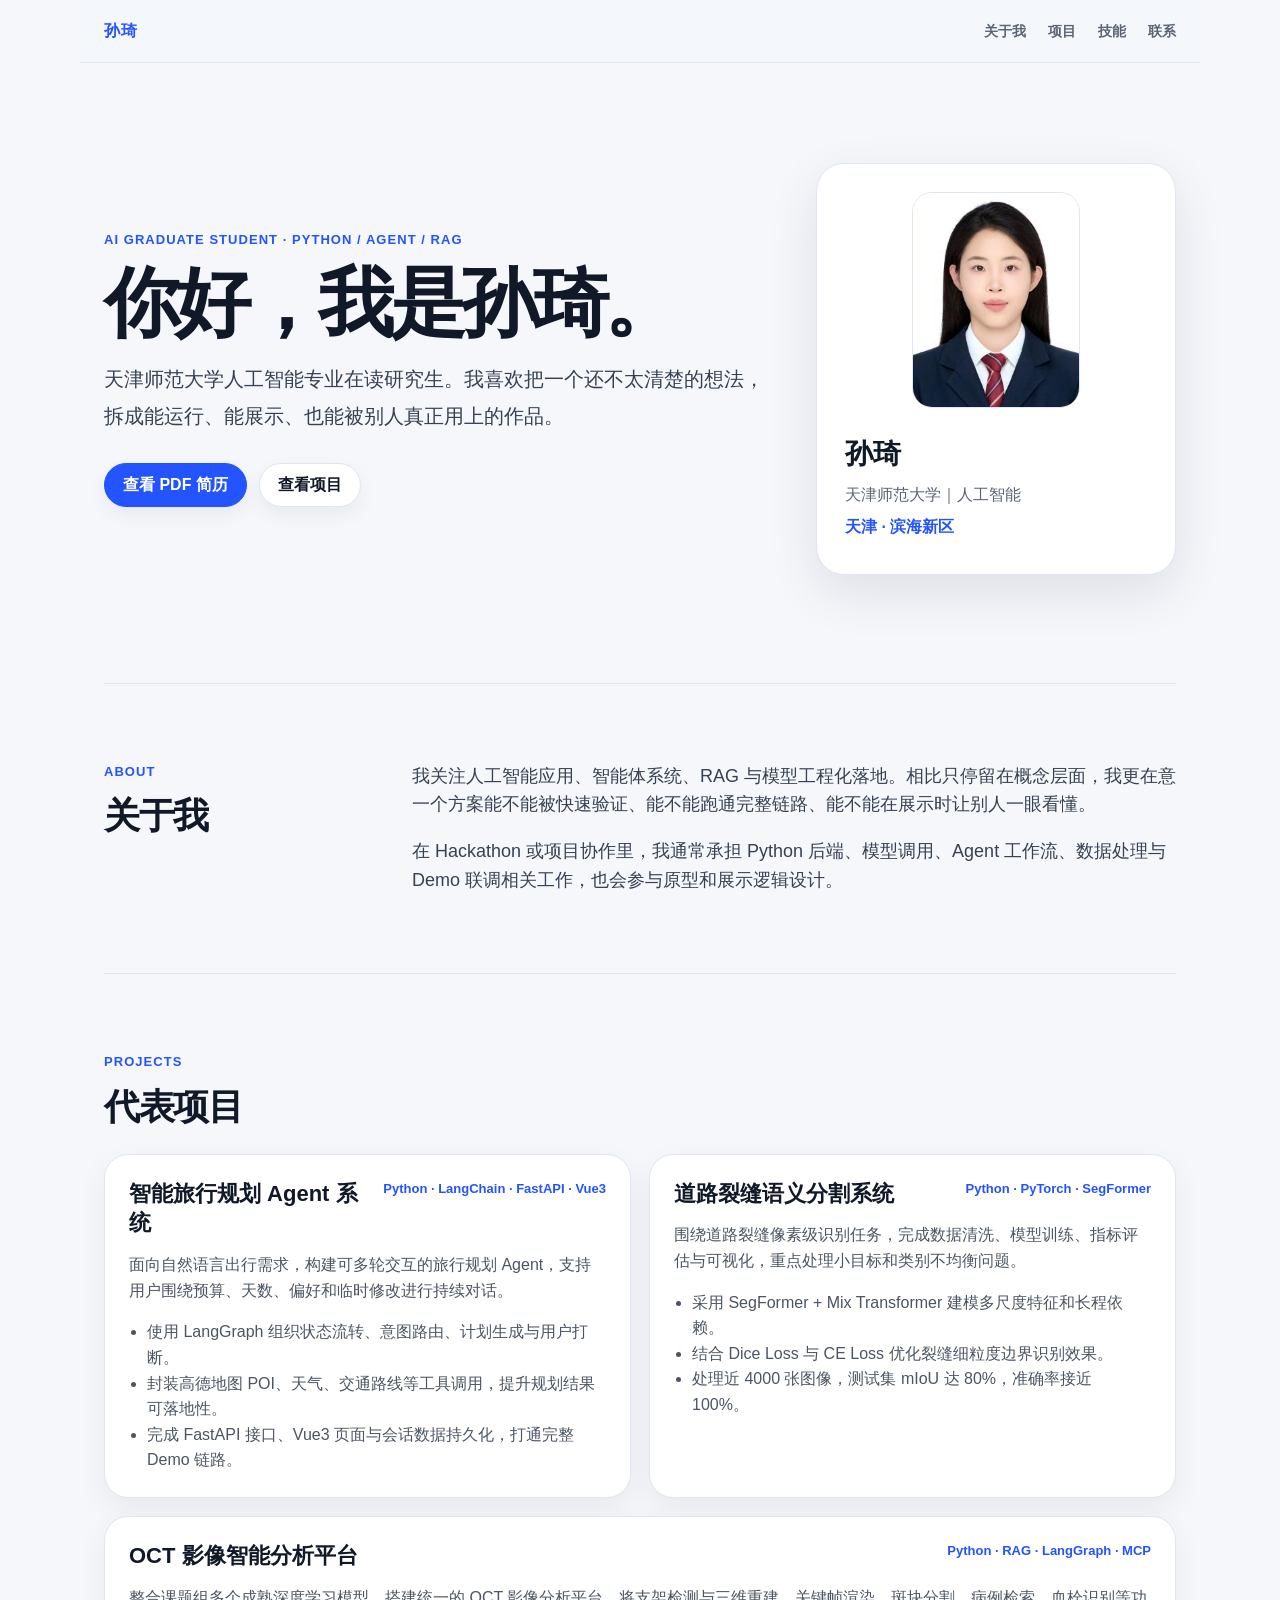
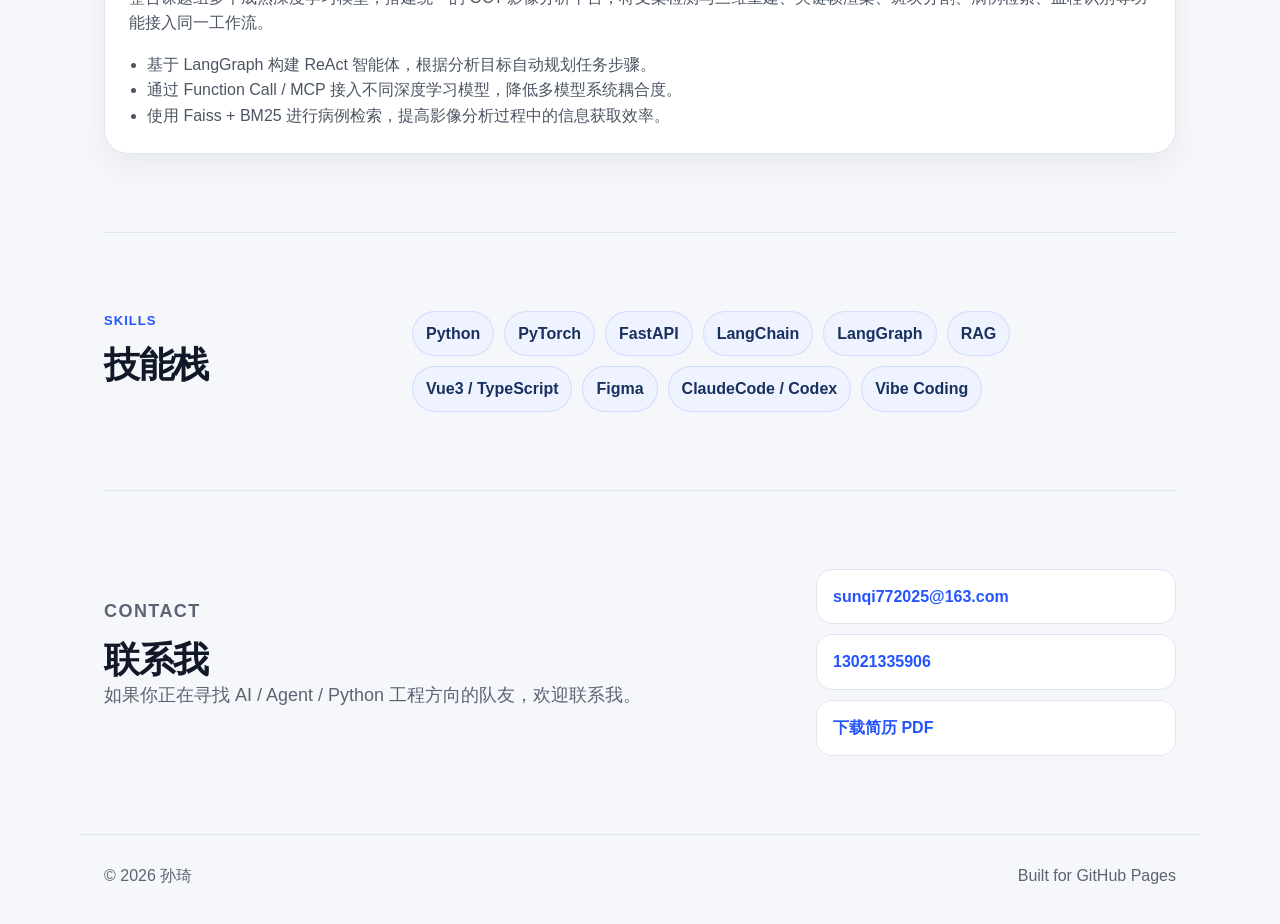
<file: index.html>
<!doctype html>
<html lang="zh-CN">
<head>
  <meta charset="utf-8">
  <meta name="viewport" content="width=device-width, initial-scale=1">
  <meta name="description" content="孙琦的个人主页：人工智能研究生，关注 Python、Agent、RAG、计算机视觉与 AI 应用落地。">
  <title>孙琦｜AI Builder</title>
  <link rel="stylesheet" href="./styles.css">
</head>
<body>
  <header class="site-header">
    <a class="brand" href="#top" aria-label="返回顶部">孙琦</a>
    <nav class="nav" aria-label="页面导航">
      <a href="#about">关于我</a>
      <a href="#projects">项目</a>
      <a href="#skills">技能</a>
      <a href="#contact">联系</a>
    </nav>
  </header>

  <main id="top">
    <section class="hero">
      <div class="hero-copy">
        <p class="eyebrow">AI Graduate Student · Python / Agent / RAG</p>
        <h1>你好，我是孙琦。</h1>
        <p class="lead">天津师范大学人工智能专业在读研究生。我喜欢把一个还不太清楚的想法，拆成能运行、能展示、也能被别人真正用上的作品。</p>
        <div class="hero-actions">
          <a class="button primary" href="./assets/resume.pdf" target="_blank" rel="noreferrer">查看 PDF 简历</a>
          <a class="button" href="#projects">查看项目</a>
        </div>
      </div>
      <div class="profile-card" aria-label="个人信息卡片">
        <img src="./assets/profile.png" alt="孙琦证件照" class="avatar">
        <div>
          <h2>孙琦</h2>
          <p>天津师范大学｜人工智能</p>
          <p class="location">天津 · 滨海新区</p>
        </div>
      </div>
    </section>

    <section id="about" class="section two-column">
      <div>
        <p class="section-kicker">About</p>
        <h2>关于我</h2>
      </div>
      <div class="content-block">
        <p>我关注人工智能应用、智能体系统、RAG 与模型工程化落地。相比只停留在概念层面，我更在意一个方案能不能被快速验证、能不能跑通完整链路、能不能在展示时让别人一眼看懂。</p>
        <p>在 Hackathon 或项目协作里，我通常承担 Python 后端、模型调用、Agent 工作流、数据处理与 Demo 联调相关工作，也会参与原型和展示逻辑设计。</p>
      </div>
    </section>

    <section id="projects" class="section">
      <div class="section-heading">
        <p class="section-kicker">Projects</p>
        <h2>代表项目</h2>
      </div>
      <div class="project-grid">
        <article class="project-card">
          <div class="project-head">
            <h3>智能旅行规划 Agent 系统</h3>
            <span>Python · LangChain · FastAPI · Vue3</span>
          </div>
          <p>面向自然语言出行需求，构建可多轮交互的旅行规划 Agent，支持用户围绕预算、天数、偏好和临时修改进行持续对话。</p>
          <ul>
            <li>使用 LangGraph 组织状态流转、意图路由、计划生成与用户打断。</li>
            <li>封装高德地图 POI、天气、交通路线等工具调用，提升规划结果可落地性。</li>
            <li>完成 FastAPI 接口、Vue3 页面与会话数据持久化，打通完整 Demo 链路。</li>
          </ul>
        </article>

        <article class="project-card">
          <div class="project-head">
            <h3>道路裂缝语义分割系统</h3>
            <span>Python · PyTorch · SegFormer</span>
          </div>
          <p>围绕道路裂缝像素级识别任务，完成数据清洗、模型训练、指标评估与可视化，重点处理小目标和类别不均衡问题。</p>
          <ul>
            <li>采用 SegFormer + Mix Transformer 建模多尺度特征和长程依赖。</li>
            <li>结合 Dice Loss 与 CE Loss 优化裂缝细粒度边界识别效果。</li>
            <li>处理近 4000 张图像，测试集 mIoU 达 80%，准确率接近 100%。</li>
          </ul>
        </article>

        <article class="project-card wide">
          <div class="project-head">
            <h3>OCT 影像智能分析平台</h3>
            <span>Python · RAG · LangGraph · MCP</span>
          </div>
          <p>整合课题组多个成熟深度学习模型，搭建统一的 OCT 影像分析平台，将支架检测与三维重建、关键帧渲染、斑块分割、病例检索、血栓识别等功能接入同一工作流。</p>
          <ul>
            <li>基于 LangGraph 构建 ReAct 智能体，根据分析目标自动规划任务步骤。</li>
            <li>通过 Function Call / MCP 接入不同深度学习模型，降低多模型系统耦合度。</li>
            <li>使用 Faiss + BM25 进行病例检索，提高影像分析过程中的信息获取效率。</li>
          </ul>
        </article>
      </div>
    </section>

    <section id="skills" class="section two-column">
      <div>
        <p class="section-kicker">Skills</p>
        <h2>技能栈</h2>
      </div>
      <div class="skills">
        <span>Python</span>
        <span>PyTorch</span>
        <span>FastAPI</span>
        <span>LangChain</span>
        <span>LangGraph</span>
        <span>RAG</span>
        <span>Vue3 / TypeScript</span>
        <span>Figma</span>
        <span>ClaudeCode / Codex</span>
        <span>Vibe Coding</span>
      </div>
    </section>

    <section id="contact" class="section contact-section">
      <div>
        <p class="section-kicker">Contact</p>
        <h2>联系我</h2>
        <p>如果你正在寻找 AI / Agent / Python 工程方向的队友，欢迎联系我。</p>
      </div>
      <div class="contact-links">
        <a href="mailto:sunqi772025@163.com">sunqi772025@163.com</a>
        <a href="tel:13021335906">13021335906</a>
        <a href="./assets/resume.pdf" target="_blank" rel="noreferrer">下载简历 PDF</a>
      </div>
    </section>
  </main>

  <footer class="footer">
    <span>© 2026 孙琦</span>
    <span>Built for GitHub Pages</span>
  </footer>
</body>
</html>
</file>
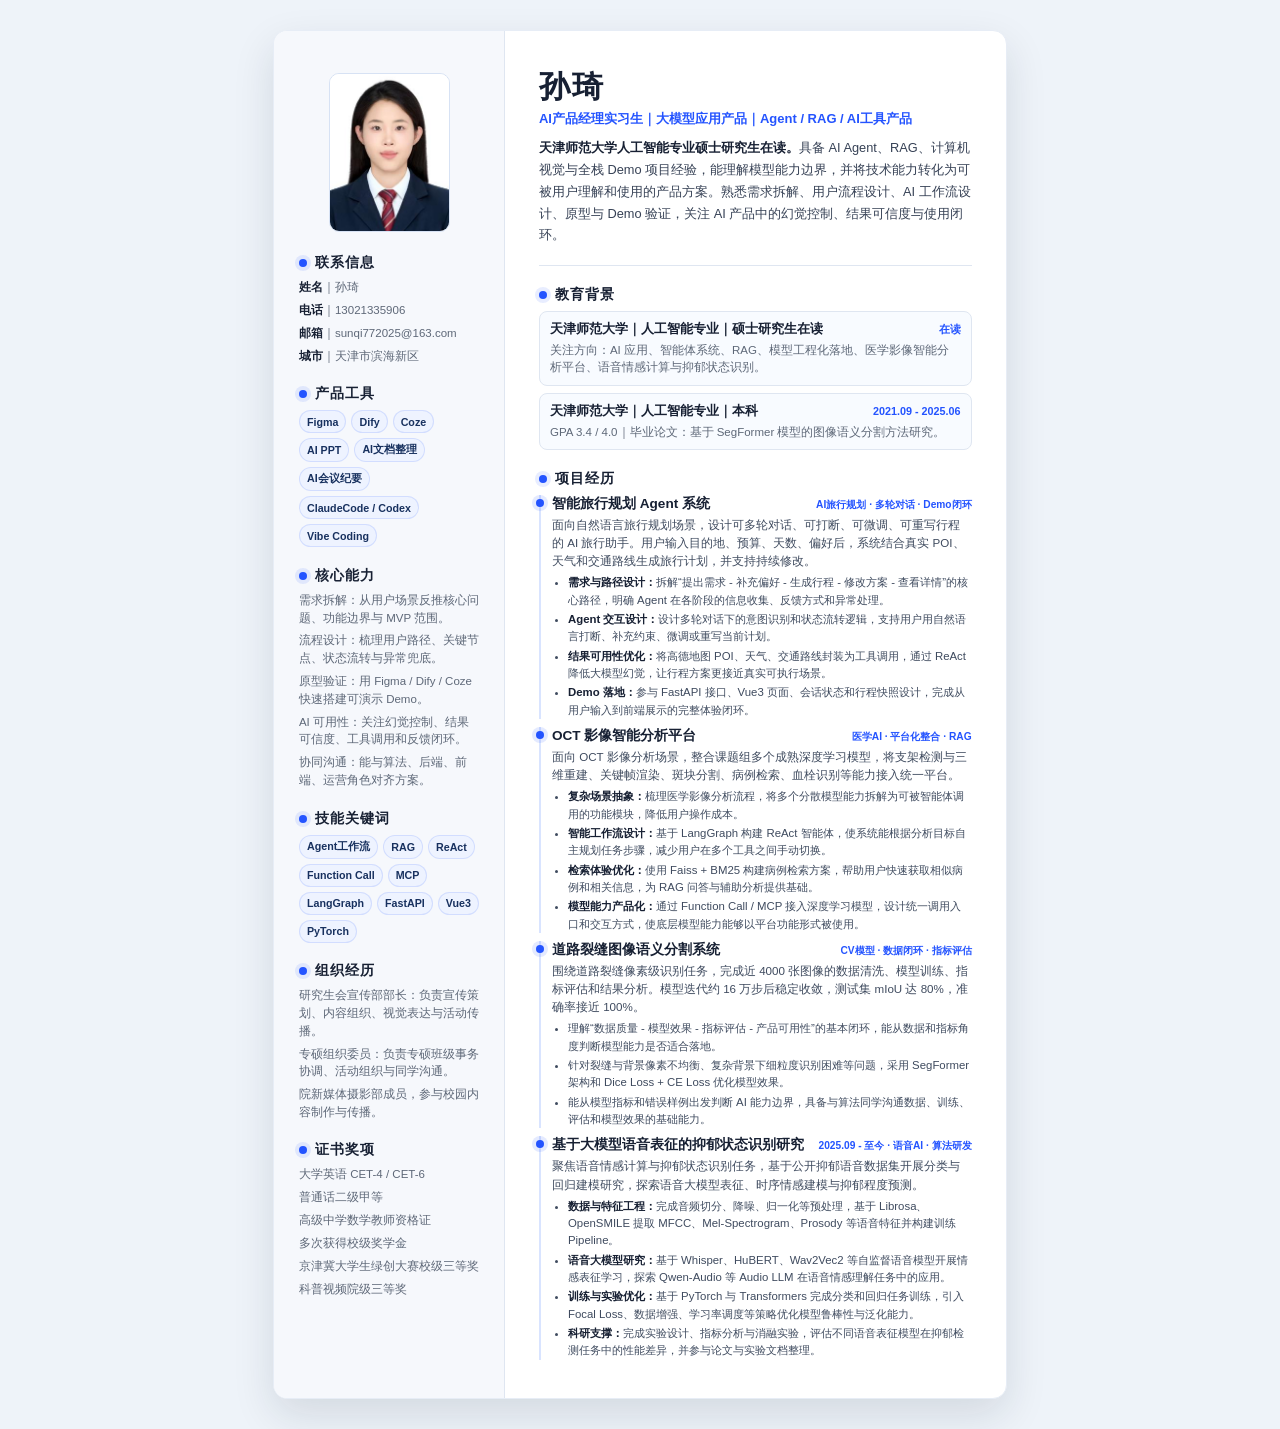
<file: docs/孙琦-AI产品经理实习简历-优化版.html>
<!doctype html>
<html lang="zh-CN">
    <head>
        <meta charset="utf-8" />
        <meta name="viewport" content="width=device-width, initial-scale=1" />
        <title>孙琦｜AI产品经理实习简历</title>
        <style>
            :root {
                --ink: #172033;
                --muted: #5e6878;
                --line: #dfe6f1;
                --blue: #2454ff;
                --soft: #f6f8fc;
                --chip: #eef3ff;
            }
            * {
                box-sizing: border-box;
            }
            body {
                margin: 0;
                background: #eef3f9;
                color: var(--ink);
                font-family: Arial, "Microsoft YaHei", "PingFang SC", sans-serif;
            }
            .page {
                width: 210mm;
                min-height: 297mm;
                margin: 0 auto;
                padding: 8mm;
                background: #eef3f9;
            }
            .sheet {
                min-height: 281mm;
                background: #fff;
                border: 1px solid #e7edf6;
                border-radius: 14px;
                overflow: hidden;
                box-shadow: 0 16px 42px rgba(20, 32, 51, 0.12);
                display: grid;
                grid-template-columns: 61mm 1fr;
            }
            aside {
                background: var(--soft);
                border-right: 1px solid var(--line);
                padding: 11mm 6.5mm 8mm;
            }
            main {
                padding: 10.5mm 9mm 8mm;
            }
            .photo {
                width: 32mm;
                height: 42mm;
                display: block;
                object-fit: cover;
                object-position: center top;
                border-radius: 10px;
                margin: 0 auto 6mm;
                border: 1px solid #d7e2f4;
                background: #fff;
            }
            h1 {
                font-size: 31px;
                margin: 0;
                letter-spacing: 0.08em;
                line-height: 1.05;
            }
            .role {
                margin: 7px 0 0;
                color: var(--blue);
                font-size: 13px;
                font-weight: 900;
            }
            .summary {
                margin: 9px 0 0;
                color: #364155;
                font-size: 12.8px;
                line-height: 1.7;
            }
            .summary b {
                color: var(--ink);
            }
            .section {
                margin-top: 5.2mm;
            }
            .section-title {
                display: flex;
                align-items: center;
                gap: 8px;
                margin: 0 0 7px;
                font-size: 14px;
                font-weight: 900;
                letter-spacing: 0.07em;
            }
            .section-title:before {
                content: "";
                width: 8px;
                height: 8px;
                border-radius: 50%;
                background: var(--blue);
                box-shadow: 0 0 0 4px rgba(36, 84, 255, 0.1);
                flex: 0 0 auto;
            }
            .contact,
            .plain {
                list-style: none;
                margin: 0;
                padding: 0;
            }
            .contact li,
            .plain li {
                font-size: 11.5px;
                color: var(--muted);
                line-height: 1.55;
                margin: 0 0 5px;
            }
            .contact strong {
                color: var(--ink);
            }
            .chips {
                display: flex;
                flex-wrap: wrap;
                gap: 5px;
            }
            .chip {
                display: inline-flex;
                align-items: center;
                padding: 4px 7px;
                min-height: 23px;
                border-radius: 999px;
                background: var(--chip);
                border: 1px solid rgba(36, 84, 255, 0.14);
                font-size: 10.7px;
                font-weight: 800;
                color: #18315f;
            }
            .hero {
                padding-bottom: 5mm;
                border-bottom: 1px solid var(--line);
            }
            .edu {
                padding: 8px 10px;
                border-radius: 8px;
                border: 1px solid var(--line);
                background: #f8fbff;
                margin-bottom: 7px;
            }
            .edu-head {
                display: flex;
                justify-content: space-between;
                gap: 8px;
                align-items: baseline;
            }
            .edu h3 {
                margin: 0 0 4px;
                font-size: 13px;
            }
            .edu p {
                margin: 0;
                color: var(--muted);
                font-size: 11.5px;
                line-height: 1.52;
            }
            .time {
                color: var(--blue);
                font-size: 10.8px;
                font-weight: 900;
                white-space: nowrap;
            }
            .project {
                position: relative;
                border-left: 2px solid #d9e4ff;
                padding-left: 11px;
                margin: 0 0 8px;
            }
            .project:before {
                content: "";
                position: absolute;
                left: -5px;
                top: 4px;
                width: 8px;
                height: 8px;
                border-radius: 50%;
                background: var(--blue);
                box-shadow: 0 0 0 4px rgba(36, 84, 255, 0.12);
            }
            .project-head {
                display: flex;
                justify-content: space-between;
                gap: 8px;
                align-items: baseline;
                margin-bottom: 3px;
            }
            .project h3 {
                font-size: 13.6px;
                margin: 0;
                line-height: 1.34;
            }
            .stack {
                font-size: 10.2px;
                color: var(--blue);
                font-weight: 900;
                white-space: nowrap;
            }
            .project p {
                margin: 0 0 4px;
                color: #3f4b5f;
                font-size: 11.6px;
                line-height: 1.56;
            }
            .project ul {
                margin: 3px 0 0;
                padding-left: 16px;
                color: #3f4b5f;
                font-size: 11.4px;
                line-height: 1.52;
            }
            .project li {
                margin: 0 0 2px;
            }
            .project b {
                color: var(--ink);
            }
            @page {
                size: A4;
                margin: 0;
            }
            @media print {
                body,
                .page {
                    background: #fff;
                }
                .page {
                    padding: 0;
                }
                .sheet {
                    min-height: 297mm;
                    border-radius: 0;
                    border: 0;
                    box-shadow: none;
                }
                aside {
                    padding-top: 12mm;
                }
                main {
                    padding-top: 12mm;
                }
                * {
                    print-color-adjust: exact;
                    -webkit-print-color-adjust: exact;
                }
            }
        </style>
    </head>
    <body>
        <div class="page">
            <article class="sheet">
                <aside>
                    <img
                        class="photo"
                        src="../assets/images/证件照.png"
                        alt="孙琦证件照"
                    />
                    <section class="section">
                        <h2 class="section-title">联系信息</h2>
                        <ul class="contact">
                            <li><strong>姓名</strong>｜孙琦</li>
                            <li><strong>电话</strong>｜13021335906</li>
                            <li><strong>邮箱</strong>｜sunqi772025@163.com</li>
                            <li><strong>城市</strong>｜天津市滨海新区</li>
                        </ul>
                    </section>
                    <section class="section">
                        <h2 class="section-title">产品工具</h2>
                        <div class="chips">
                            <span class="chip">Figma</span>
                            <span class="chip">Dify</span>
                            <span class="chip">Coze</span>
                            <span class="chip">AI PPT</span>
                            <span class="chip">AI文档整理</span>
                            <span class="chip">AI会议纪要</span>
                            <span class="chip">ClaudeCode / Codex</span>
                            <span class="chip">Vibe Coding</span>
                        </div>
                    </section>
                    <section class="section">
                        <h2 class="section-title">核心能力</h2>
                        <ul class="plain">
                            <li>需求拆解：从用户场景反推核心问题、功能边界与 MVP 范围。</li>
                            <li>流程设计：梳理用户路径、关键节点、状态流转与异常兜底。</li>
                            <li>原型验证：用 Figma / Dify / Coze 快速搭建可演示 Demo。</li>
                            <li>AI 可用性：关注幻觉控制、结果可信度、工具调用和反馈闭环。</li>
                            <li>协同沟通：能与算法、后端、前端、运营角色对齐方案。</li>
                        </ul>
                    </section>
                    <section class="section">
                        <h2 class="section-title">技能关键词</h2>
                        <div class="chips">
                            <span class="chip">Agent工作流</span>
                            <span class="chip">RAG</span>
                            <span class="chip">ReAct</span>
                            <span class="chip">Function Call</span>
                            <span class="chip">MCP</span>
                            <span class="chip">LangGraph</span>
                            <span class="chip">FastAPI</span>
                            <span class="chip">Vue3</span>
                            <span class="chip">PyTorch</span>
                        </div>
                    </section>
                    <section class="section">
                        <h2 class="section-title">组织经历</h2>
                        <ul class="plain">
                            <li>研究生会宣传部部长：负责宣传策划、内容组织、视觉表达与活动传播。</li>
                            <li>专硕组织委员：负责专硕班级事务协调、活动组织与同学沟通。</li>
                            <li>院新媒体摄影部成员，参与校园内容制作与传播。</li>
                        </ul>
                    </section>
                    <section class="section">
                        <h2 class="section-title">证书奖项</h2>
                        <ul class="plain">
                            <li>大学英语 CET-4 / CET-6</li>
                            <li>普通话二级甲等</li>
                            <li>高级中学数学教师资格证</li>
                            <li>多次获得校级奖学金</li>
                            <li>京津冀大学生绿创大赛校级三等奖</li>
                            <li>科普视频院级三等奖</li>
                        </ul>
                    </section>
                </aside>
                <main>
                    <header class="hero">
                        <h1>孙琦</h1>
                        <p class="role">AI产品经理实习生｜大模型应用产品｜Agent / RAG / AI工具产品</p>
                        <p class="summary">
                            <b>天津师范大学人工智能专业硕士研究生在读。</b>具备 AI Agent、RAG、计算机视觉与全栈 Demo 项目经验，能理解模型能力边界，并将技术能力转化为可被用户理解和使用的产品方案。熟悉需求拆解、用户流程设计、AI 工作流设计、原型与 Demo 验证，关注 AI 产品中的幻觉控制、结果可信度与使用闭环。
                        </p>
                    </header>
                    <section class="section">
                        <h2 class="section-title">教育背景</h2>
                        <div class="edu">
                            <div class="edu-head">
                                <h3>天津师范大学｜人工智能专业｜硕士研究生在读</h3>
                                <span class="time">在读</span>
                            </div>
                            <p>关注方向：AI 应用、智能体系统、RAG、模型工程化落地、医学影像智能分析平台、语音情感计算与抑郁状态识别。</p>
                        </div>
                        <div class="edu">
                            <div class="edu-head">
                                <h3>天津师范大学｜人工智能专业｜本科</h3>
                                <span class="time">2021.09 - 2025.06</span>
                            </div>
                            <p>GPA 3.4 / 4.0｜毕业论文：基于 SegFormer 模型的图像语义分割方法研究。</p>
                        </div>
                    </section>
                    <section class="section">
                        <h2 class="section-title">项目经历</h2>
                        <article class="project">
                            <div class="project-head">
                                <h3>智能旅行规划 Agent 系统</h3>
                                <span class="stack">AI旅行规划 · 多轮对话 · Demo闭环</span>
                            </div>
                            <p>
                                面向自然语言旅行规划场景，设计可多轮对话、可打断、可微调、可重写行程的 AI 旅行助手。用户输入目的地、预算、天数、偏好后，系统结合真实 POI、天气和交通路线生成旅行计划，并支持持续修改。
                            </p>
                            <ul>
                                <li><b>需求与路径设计：</b>拆解“提出需求 - 补充偏好 - 生成行程 - 修改方案 - 查看详情”的核心路径，明确 Agent 在各阶段的信息收集、反馈方式和异常处理。</li>
                                <li><b>Agent 交互设计：</b>设计多轮对话下的意图识别和状态流转逻辑，支持用户用自然语言打断、补充约束、微调或重写当前计划。</li>
                                <li><b>结果可用性优化：</b>将高德地图 POI、天气、交通路线封装为工具调用，通过 ReAct 降低大模型幻觉，让行程方案更接近真实可执行场景。</li>
                                <li><b>Demo 落地：</b>参与 FastAPI 接口、Vue3 页面、会话状态和行程快照设计，完成从用户输入到前端展示的完整体验闭环。</li>
                            </ul>
                        </article>
                        <article class="project">
                            <div class="project-head">
                                <h3>OCT 影像智能分析平台</h3>
                                <span class="stack">医学AI · 平台化整合 · RAG</span>
                            </div>
                            <p>
                                面向 OCT 影像分析场景，整合课题组多个成熟深度学习模型，将支架检测与三维重建、关键帧渲染、斑块分割、病例检索、血栓识别等能力接入统一平台。
                            </p>
                            <ul>
                                <li><b>复杂场景抽象：</b>梳理医学影像分析流程，将多个分散模型能力拆解为可被智能体调用的功能模块，降低用户操作成本。</li>
                                <li><b>智能工作流设计：</b>基于 LangGraph 构建 ReAct 智能体，使系统能根据分析目标自主规划任务步骤，减少用户在多个工具之间手动切换。</li>
                                <li><b>检索体验优化：</b>使用 Faiss + BM25 构建病例检索方案，帮助用户快速获取相似病例和相关信息，为 RAG 问答与辅助分析提供基础。</li>
                                <li><b>模型能力产品化：</b>通过 Function Call / MCP 接入深度学习模型，设计统一调用入口和交互方式，使底层模型能力能够以平台功能形式被使用。</li>
                            </ul>
                        </article>
                        <article class="project">
                            <div class="project-head">
                                <h3>道路裂缝图像语义分割系统</h3>
                                <span class="stack">CV模型 · 数据闭环 · 指标评估</span>
                            </div>
                            <p>
                                围绕道路裂缝像素级识别任务，完成近 4000 张图像的数据清洗、模型训练、指标评估和结果分析。模型迭代约 16 万步后稳定收敛，测试集 mIoU 达 80%，准确率接近 100%。
                            </p>
                            <ul>
                                <li>理解“数据质量 - 模型效果 - 指标评估 - 产品可用性”的基本闭环，能从数据和指标角度判断模型能力是否适合落地。</li>
                                <li>针对裂缝与背景像素不均衡、复杂背景下细粒度识别困难等问题，采用 SegFormer 架构和 Dice Loss + CE Loss 优化模型效果。</li>
                                <li>能从模型指标和错误样例出发判断 AI 能力边界，具备与算法同学沟通数据、训练、评估和模型效果的基础能力。</li>
                            </ul>
                        </article>
                        <article class="project">
                            <div class="project-head">
                                <h3>基于大模型语音表征的抑郁状态识别研究</h3>
                                <span class="stack">2025.09 - 至今 · 语音AI · 算法研发</span>
                            </div>
                            <p>
                                聚焦语音情感计算与抑郁状态识别任务，基于公开抑郁语音数据集开展分类与回归建模研究，探索语音大模型表征、时序情感建模与抑郁程度预测。
                            </p>
                            <ul>
                                <li><b>数据与特征工程：</b>完成音频切分、降噪、归一化等预处理，基于 Librosa、OpenSMILE 提取 MFCC、Mel-Spectrogram、Prosody 等语音特征并构建训练 Pipeline。</li>
                                <li><b>语音大模型研究：</b>基于 Whisper、HuBERT、Wav2Vec2 等自监督语音模型开展情感表征学习，探索 Qwen-Audio 等 Audio LLM 在语音情感理解任务中的应用。</li>
                                <li><b>训练与实验优化：</b>基于 PyTorch 与 Transformers 完成分类和回归任务训练，引入 Focal Loss、数据增强、学习率调度等策略优化模型鲁棒性与泛化能力。</li>
                                <li><b>科研支撑：</b>完成实验设计、指标分析与消融实验，评估不同语音表征模型在抑郁检测任务中的性能差异，并参与论文与实验文档整理。</li>
                            </ul>
                        </article>
                    </section>
                </main>
            </article>
        </div>
    </body>
</html>
</file>
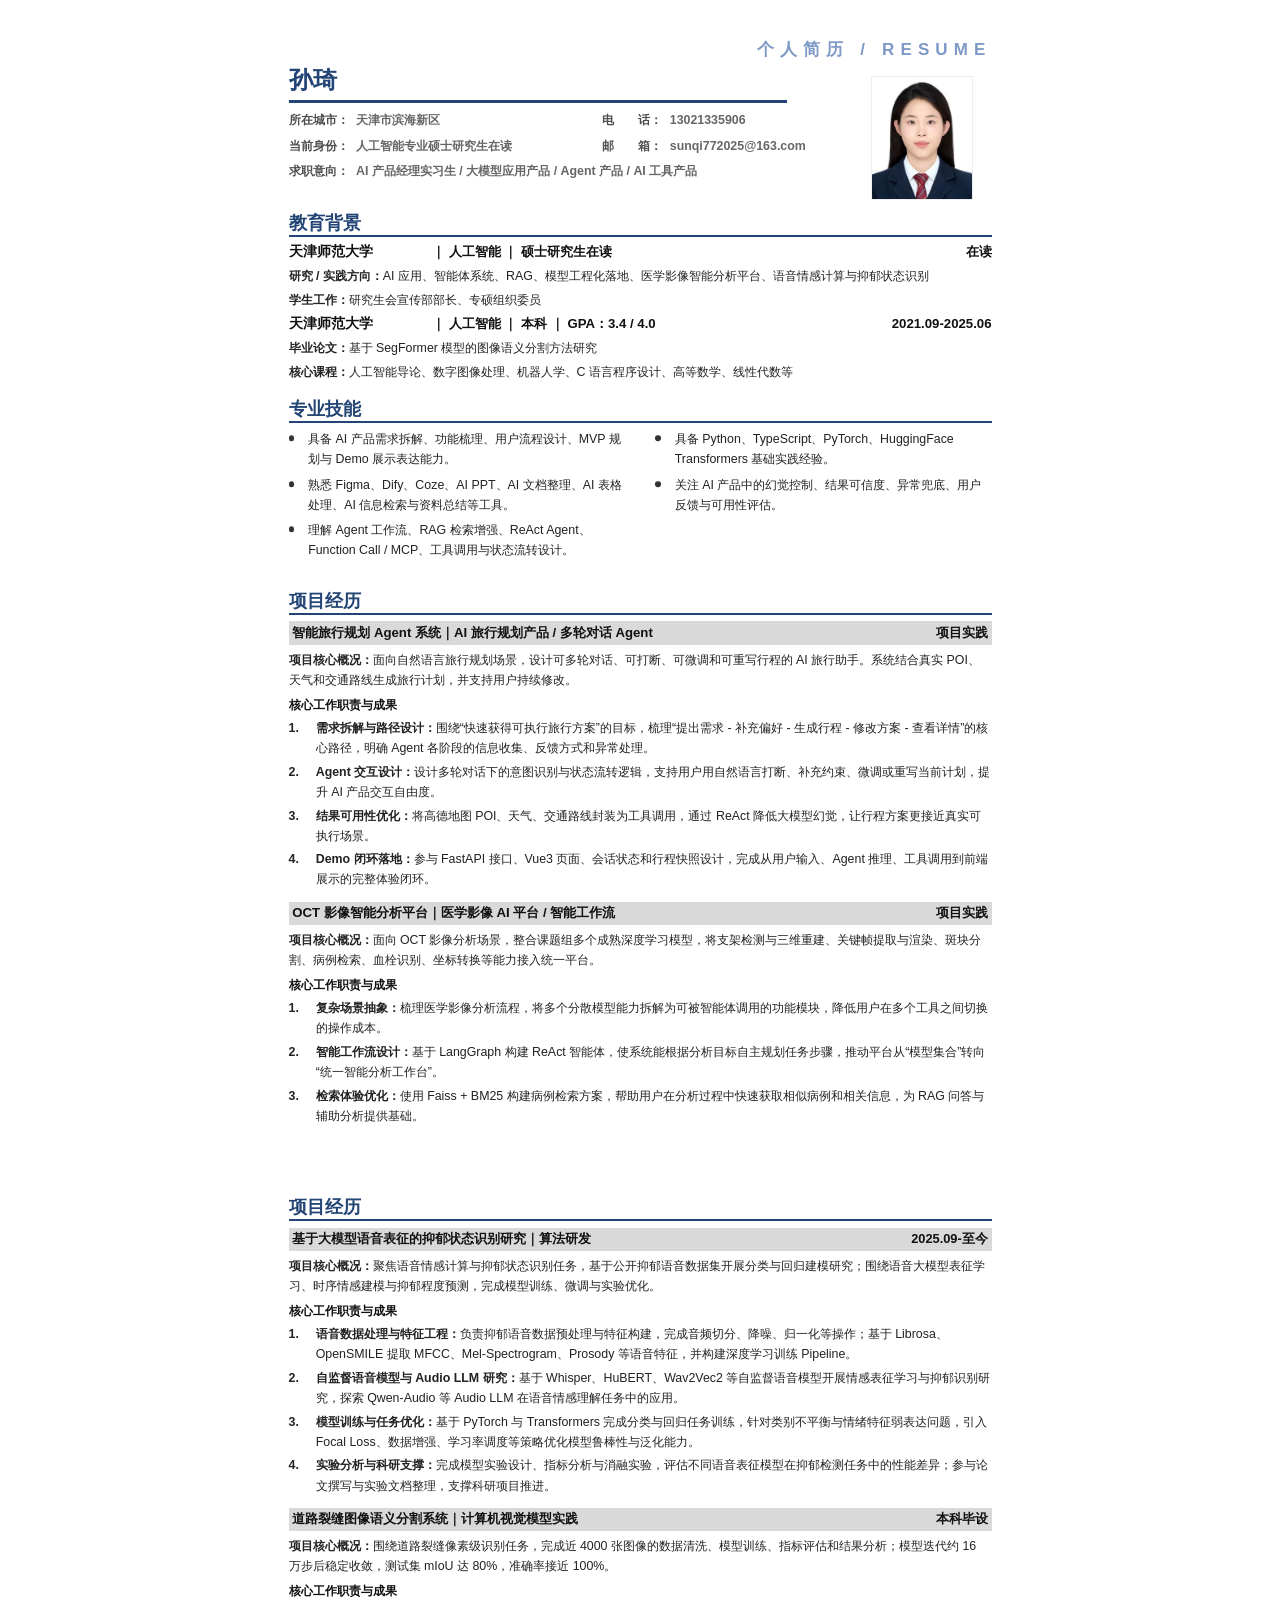
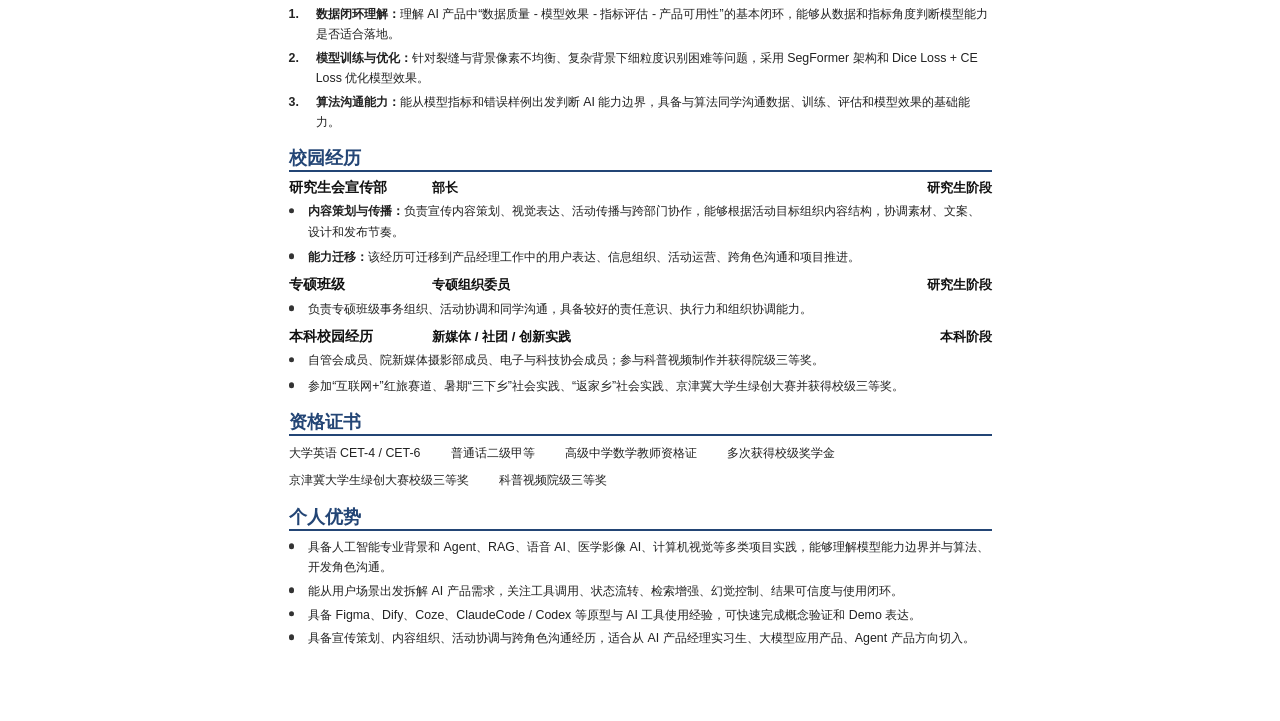
<file: docs/孙琦-AI产品经理实习简历-李姝楠模板版.html>
<!doctype html>
<html lang="zh-CN">
    <head>
        <meta charset="utf-8" />
        <meta name="viewport" content="width=device-width, initial-scale=1" />
        <title>孙琦｜AI产品经理实习简历｜李姝楠模板版</title>
        <style>
            :root {
                --ink: #1f1f1f;
                --muted: #666666;
                --accent: #234575;
                --resume-blue: #7f99c7;
                --bar: #d9d9d9;
            }
            * {
                box-sizing: border-box;
            }
            body {
                margin: 0;
                background: #ffffff;
                color: var(--ink);
                font-family: "Microsoft YaHei", "PingFang SC", "Noto Sans CJK SC", Arial, sans-serif;
            }
            .page {
                width: 210mm;
                height: 297mm;
                margin: 0 auto 10mm;
                padding: 10mm 12mm 10mm;
                background: #ffffff;
                box-shadow: none;
                overflow: hidden;
            }
            .header {
                position: relative;
                min-height: 42mm;
                padding: 8mm 38mm 0 0;
            }
            .resume-mark {
                position: absolute;
                top: 0;
                right: 0;
                color: var(--resume-blue);
                font-size: 17px;
                font-weight: 700;
                letter-spacing: 0.36em;
                text-transform: uppercase;
                white-space: nowrap;
                margin: 0;
            }
            h1 {
                margin: 0 0 2mm;
                padding-bottom: 2mm;
                border-bottom: 0.8mm solid var(--accent);
                font-size: 24px;
                line-height: 1;
                letter-spacing: 0.04em;
                color: var(--accent);
                width: 132mm;
            }
            .meta {
                display: grid;
                grid-template-columns: 1fr 1fr;
                gap: 1mm 18mm;
                margin: 0;
                color: var(--muted);
                font-size: 12.4px;
                line-height: 1.75;
                font-weight: 700;
            }
            .meta b {
                color: #4f4f4f;
                margin-right: 2mm;
            }
            .intent {
                grid-column: 1 / -1;
            }
            .photo {
                position: absolute;
                right: 5mm;
                top: 10mm;
                width: 27mm;
                height: 33mm;
                object-fit: cover;
                object-position: center top;
                border: 1px solid #eeeeee;
                background: #ffffff;
            }
            .section {
                margin-top: 4.6mm;
            }
            .section-title {
                display: block;
                margin: 0 0 1.7mm;
                padding: 0 0 0.8mm;
                border-bottom: 0.7mm solid var(--accent);
                background: transparent;
                color: var(--accent);
                font-size: 18px;
                line-height: 1;
                font-weight: 900;
                letter-spacing: 0;
            }
            .row {
                display: grid;
                grid-template-columns: 35mm 1fr 34mm;
                gap: 3mm;
                align-items: baseline;
                margin: 0 0 1.2mm;
                font-size: 13.2px;
            }
            .row .org {
                font-size: 13.8px;
                font-weight: 900;
                color: #111111;
            }
            .row .role {
                color: #111111;
                font-weight: 900;
            }
            .row .date {
                color: #111111;
                text-align: right;
                white-space: nowrap;
                font-weight: 900;
            }
            .para,
            .line {
                margin: 0 0 1.2mm;
                font-size: 12.4px;
                line-height: 1.62;
                color: #222222;
            }
            .line b,
            .para b {
                color: #242424;
            }
            ul {
                margin: 0 0 2.4mm;
                padding: 0;
                list-style: none;
            }
            li {
                position: relative;
                margin: 0 0 0.95mm;
                padding-left: 5.2mm;
                font-size: 12.4px;
                line-height: 1.62;
                color: #222222;
            }
            li:before {
                content: "";
                position: absolute;
                left: 0;
                top: 0.75em;
                width: 1.5mm;
                height: 1.5mm;
                border-radius: 50%;
                background: #333333;
                transform: translateY(-50%);
            }
            .project {
                margin: 0 0 3.2mm;
            }
            .project-head {
                display: grid;
                grid-template-columns: 1fr auto;
                gap: 6mm;
                align-items: baseline;
                margin: 0 0 1.4mm;
                padding: 0.7mm 1mm;
                background: var(--bar);
            }
            .project h3 {
                margin: 0;
                font-size: 13.2px;
                line-height: 1.35;
                color: #111111;
                font-weight: 900;
            }
            .project .date {
                color: #111111;
                font-size: 12.8px;
                white-space: nowrap;
                font-weight: 900;
            }
            .subhead {
                margin: 1mm 0 0.6mm;
                font-size: 12.4px;
                line-height: 1.7;
                color: #111111;
                font-weight: 900;
            }
            .numbered {
                counter-reset: item;
                margin: 0;
                padding: 0;
                list-style: none;
            }
            .numbered li {
                counter-increment: item;
                padding-left: 7.2mm;
            }
            .numbered li:before {
                content: counter(item) ".";
                top: 0;
                width: auto;
                height: auto;
                border-radius: 0;
                background: transparent;
                transform: none;
                color: #242424;
                font-weight: 900;
            }
            .skills-grid {
                display: grid;
                grid-template-columns: 1fr 1fr;
                column-gap: 8mm;
            }
            .compact li {
                margin-bottom: 1.4mm;
            }
            .certs {
                display: flex;
                flex-wrap: wrap;
                gap: 2mm 8mm;
                margin: 0;
                font-size: 12.4px;
                line-height: 1.62;
                color: #222222;
            }
            .certs span {
                white-space: nowrap;
            }
            @page {
                size: A4;
                margin: 0;
            }
            @media print {
                body {
                    background: #ffffff;
                }
                .page {
                    margin: 0;
                    box-shadow: none;
                    page-break-after: always;
                }
                .page:last-child {
                    page-break-after: auto;
                }
                * {
                    print-color-adjust: exact;
                    -webkit-print-color-adjust: exact;
                }
            }
        </style>
    </head>
    <body>
        <section class="page">
            <header class="header">
                <div class="resume-mark">个人简历 / Resume</div>
                <h1>孙琦</h1>
                <div class="meta">
                    <div><b>所在城市：</b>天津市滨海新区</div>
                    <div><b>电　　话：</b>13021335906</div>
                    <div><b>当前身份：</b>人工智能专业硕士研究生在读</div>
                    <div><b>邮　　箱：</b>sunqi772025@163.com</div>
                    <div class="intent"><b>求职意向：</b>AI 产品经理实习生 / 大模型应用产品 / Agent 产品 / AI 工具产品</div>
                </div>
                <img class="photo" src="../assets/images/证件照.png" alt="孙琦证件照" />
            </header>

            <section class="section">
                <h2 class="section-title">教育背景</h2>
                <div class="row">
                    <div class="org">天津师范大学</div>
                    <div class="role">｜ 人工智能 ｜ 硕士研究生在读</div>
                    <div class="date">在读</div>
                </div>
                <p class="line">
                    <b>研究 / 实践方向：</b>AI 应用、智能体系统、RAG、模型工程化落地、医学影像智能分析平台、语音情感计算与抑郁状态识别
                </p>
                <p class="line"><b>学生工作：</b>研究生会宣传部部长、专硕组织委员</p>
                <div class="row">
                    <div class="org">天津师范大学</div>
                    <div class="role">｜ 人工智能 ｜ 本科 ｜ GPA：3.4 / 4.0</div>
                    <div class="date">2021.09-2025.06</div>
                </div>
                <p class="line"><b>毕业论文：</b>基于 SegFormer 模型的图像语义分割方法研究</p>
                <p class="line"><b>核心课程：</b>人工智能导论、数字图像处理、机器人学、C 语言程序设计、高等数学、线性代数等</p>
            </section>

            <section class="section">
                <h2 class="section-title">专业技能</h2>
                <div class="skills-grid">
                    <ul class="compact">
                        <li>具备 AI 产品需求拆解、功能梳理、用户流程设计、MVP 规划与 Demo 展示表达能力。</li>
                        <li>熟悉 Figma、Dify、Coze、AI PPT、AI 文档整理、AI 表格处理、AI 信息检索与资料总结等工具。</li>
                        <li>理解 Agent 工作流、RAG 检索增强、ReAct Agent、Function Call / MCP、工具调用与状态流转设计。</li>
                    </ul>
                    <ul class="compact">
                        <li>具备 Python、TypeScript、PyTorch、HuggingFace Transformers 基础实践经验。</li>
                        <li>关注 AI 产品中的幻觉控制、结果可信度、异常兜底、用户反馈与可用性评估。</li>
                    </ul>
                </div>
            </section>

            <section class="section">
                <h2 class="section-title">项目经历</h2>
                <article class="project">
                    <div class="project-head">
                        <h3>智能旅行规划 Agent 系统｜AI 旅行规划产品 / 多轮对话 Agent</h3>
                        <div class="date">项目实践</div>
                    </div>
                    <p class="para">
                        <b>项目核心概况：</b>面向自然语言旅行规划场景，设计可多轮对话、可打断、可微调和可重写行程的 AI 旅行助手。系统结合真实 POI、天气和交通路线生成旅行计划，并支持用户持续修改。
                    </p>
                    <div class="subhead">核心工作职责与成果</div>
                    <ol class="numbered">
                        <li><b>需求拆解与路径设计：</b>围绕“快速获得可执行旅行方案”的目标，梳理“提出需求 - 补充偏好 - 生成行程 - 修改方案 - 查看详情”的核心路径，明确 Agent 各阶段的信息收集、反馈方式和异常处理。</li>
                        <li><b>Agent 交互设计：</b>设计多轮对话下的意图识别与状态流转逻辑，支持用户用自然语言打断、补充约束、微调或重写当前计划，提升 AI 产品交互自由度。</li>
                        <li><b>结果可用性优化：</b>将高德地图 POI、天气、交通路线封装为工具调用，通过 ReAct 降低大模型幻觉，让行程方案更接近真实可执行场景。</li>
                        <li><b>Demo 闭环落地：</b>参与 FastAPI 接口、Vue3 页面、会话状态和行程快照设计，完成从用户输入、Agent 推理、工具调用到前端展示的完整体验闭环。</li>
                    </ol>
                </article>

                <article class="project">
                    <div class="project-head">
                        <h3>OCT 影像智能分析平台｜医学影像 AI 平台 / 智能工作流</h3>
                        <div class="date">项目实践</div>
                    </div>
                    <p class="para">
                        <b>项目核心概况：</b>面向 OCT 影像分析场景，整合课题组多个成熟深度学习模型，将支架检测与三维重建、关键帧提取与渲染、斑块分割、病例检索、血栓识别、坐标转换等能力接入统一平台。
                    </p>
                    <div class="subhead">核心工作职责与成果</div>
                    <ol class="numbered">
                        <li><b>复杂场景抽象：</b>梳理医学影像分析流程，将多个分散模型能力拆解为可被智能体调用的功能模块，降低用户在多个工具之间切换的操作成本。</li>
                        <li><b>智能工作流设计：</b>基于 LangGraph 构建 ReAct 智能体，使系统能根据分析目标自主规划任务步骤，推动平台从“模型集合”转向“统一智能分析工作台”。</li>
                        <li><b>检索体验优化：</b>使用 Faiss + BM25 构建病例检索方案，帮助用户在分析过程中快速获取相似病例和相关信息，为 RAG 问答与辅助分析提供基础。</li>
                        <li><b>模型能力产品化：</b>通过 Function Call / MCP 接入深度学习模型，设计统一调用入口和交互方式，使底层模型能力能够以平台功能形式被使用。</li>
                    </ol>
                </article>
            </section>
        </section>

        <section class="page">
            <section class="section" style="margin-top: 0">
                <h2 class="section-title">项目经历</h2>
                <article class="project">
                    <div class="project-head">
                        <h3>基于大模型语音表征的抑郁状态识别研究｜算法研发</h3>
                        <div class="date">2025.09-至今</div>
                    </div>
                    <p class="para">
                        <b>项目核心概况：</b>聚焦语音情感计算与抑郁状态识别任务，基于公开抑郁语音数据集开展分类与回归建模研究；围绕语音大模型表征学习、时序情感建模与抑郁程度预测，完成模型训练、微调与实验优化。
                    </p>
                    <div class="subhead">核心工作职责与成果</div>
                    <ol class="numbered">
                        <li><b>语音数据处理与特征工程：</b>负责抑郁语音数据预处理与特征构建，完成音频切分、降噪、归一化等操作；基于 Librosa、OpenSMILE 提取 MFCC、Mel-Spectrogram、Prosody 等语音特征，并构建深度学习训练 Pipeline。</li>
                        <li><b>自监督语音模型与 Audio LLM 研究：</b>基于 Whisper、HuBERT、Wav2Vec2 等自监督语音模型开展情感表征学习与抑郁识别研究，探索 Qwen-Audio 等 Audio LLM 在语音情感理解任务中的应用。</li>
                        <li><b>模型训练与任务优化：</b>基于 PyTorch 与 Transformers 完成分类与回归任务训练，针对类别不平衡与情绪特征弱表达问题，引入 Focal Loss、数据增强、学习率调度等策略优化模型鲁棒性与泛化能力。</li>
                        <li><b>实验分析与科研支撑：</b>完成模型实验设计、指标分析与消融实验，评估不同语音表征模型在抑郁检测任务中的性能差异；参与论文撰写与实验文档整理，支撑科研项目推进。</li>
                    </ol>
                </article>

                <article class="project">
                    <div class="project-head">
                        <h3>道路裂缝图像语义分割系统｜计算机视觉模型实践</h3>
                        <div class="date">本科毕设</div>
                    </div>
                    <p class="para">
                        <b>项目核心概况：</b>围绕道路裂缝像素级识别任务，完成近 4000 张图像的数据清洗、模型训练、指标评估和结果分析；模型迭代约 16 万步后稳定收敛，测试集 mIoU 达 80%，准确率接近 100%。
                    </p>
                    <div class="subhead">核心工作职责与成果</div>
                    <ol class="numbered">
                        <li><b>数据闭环理解：</b>理解 AI 产品中“数据质量 - 模型效果 - 指标评估 - 产品可用性”的基本闭环，能够从数据和指标角度判断模型能力是否适合落地。</li>
                        <li><b>模型训练与优化：</b>针对裂缝与背景像素不均衡、复杂背景下细粒度识别困难等问题，采用 SegFormer 架构和 Dice Loss + CE Loss 优化模型效果。</li>
                        <li><b>算法沟通能力：</b>能从模型指标和错误样例出发判断 AI 能力边界，具备与算法同学沟通数据、训练、评估和模型效果的基础能力。</li>
                    </ol>
                </article>
            </section>

            <section class="section">
                <h2 class="section-title">校园经历</h2>
                <div class="row">
                    <div class="org">研究生会宣传部</div>
                    <div class="role">部长</div>
                    <div class="date">研究生阶段</div>
                </div>
                <ul class="compact">
                    <li><b>内容策划与传播：</b>负责宣传内容策划、视觉表达、活动传播与跨部门协作，能够根据活动目标组织内容结构，协调素材、文案、设计和发布节奏。</li>
                    <li><b>能力迁移：</b>该经历可迁移到产品经理工作中的用户表达、信息组织、活动运营、跨角色沟通和项目推进。</li>
                </ul>
                <div class="row">
                    <div class="org">专硕班级</div>
                    <div class="role">专硕组织委员</div>
                    <div class="date">研究生阶段</div>
                </div>
                <ul class="compact">
                    <li>负责专硕班级事务组织、活动协调和同学沟通，具备较好的责任意识、执行力和组织协调能力。</li>
                </ul>
                <div class="row">
                    <div class="org">本科校园经历</div>
                    <div class="role">新媒体 / 社团 / 创新实践</div>
                    <div class="date">本科阶段</div>
                </div>
                <ul class="compact">
                    <li>自管会成员、院新媒体摄影部成员、电子与科技协会成员；参与科普视频制作并获得院级三等奖。</li>
                    <li>参加“互联网+”红旅赛道、暑期“三下乡”社会实践、“返家乡”社会实践、京津冀大学生绿创大赛并获得校级三等奖。</li>
                </ul>
            </section>

            <section class="section">
                <h2 class="section-title">资格证书</h2>
                <p class="certs">
                    <span>大学英语 CET-4 / CET-6</span>
                    <span>普通话二级甲等</span>
                    <span>高级中学数学教师资格证</span>
                    <span>多次获得校级奖学金</span>
                    <span>京津冀大学生绿创大赛校级三等奖</span>
                    <span>科普视频院级三等奖</span>
                </p>
            </section>

            <section class="section">
                <h2 class="section-title">个人优势</h2>
                <ul>
                    <li>具备人工智能专业背景和 Agent、RAG、语音 AI、医学影像 AI、计算机视觉等多类项目实践，能够理解模型能力边界并与算法、开发角色沟通。</li>
                    <li>能从用户场景出发拆解 AI 产品需求，关注工具调用、状态流转、检索增强、幻觉控制、结果可信度与使用闭环。</li>
                    <li>具备 Figma、Dify、Coze、ClaudeCode / Codex 等原型与 AI 工具使用经验，可快速完成概念验证和 Demo 表达。</li>
                    <li>具备宣传策划、内容组织、活动协调与跨角色沟通经历，适合从 AI 产品经理实习生、大模型应用产品、Agent 产品方向切入。</li>
                </ul>
            </section>
        </section>
    </body>
</html>
</file>
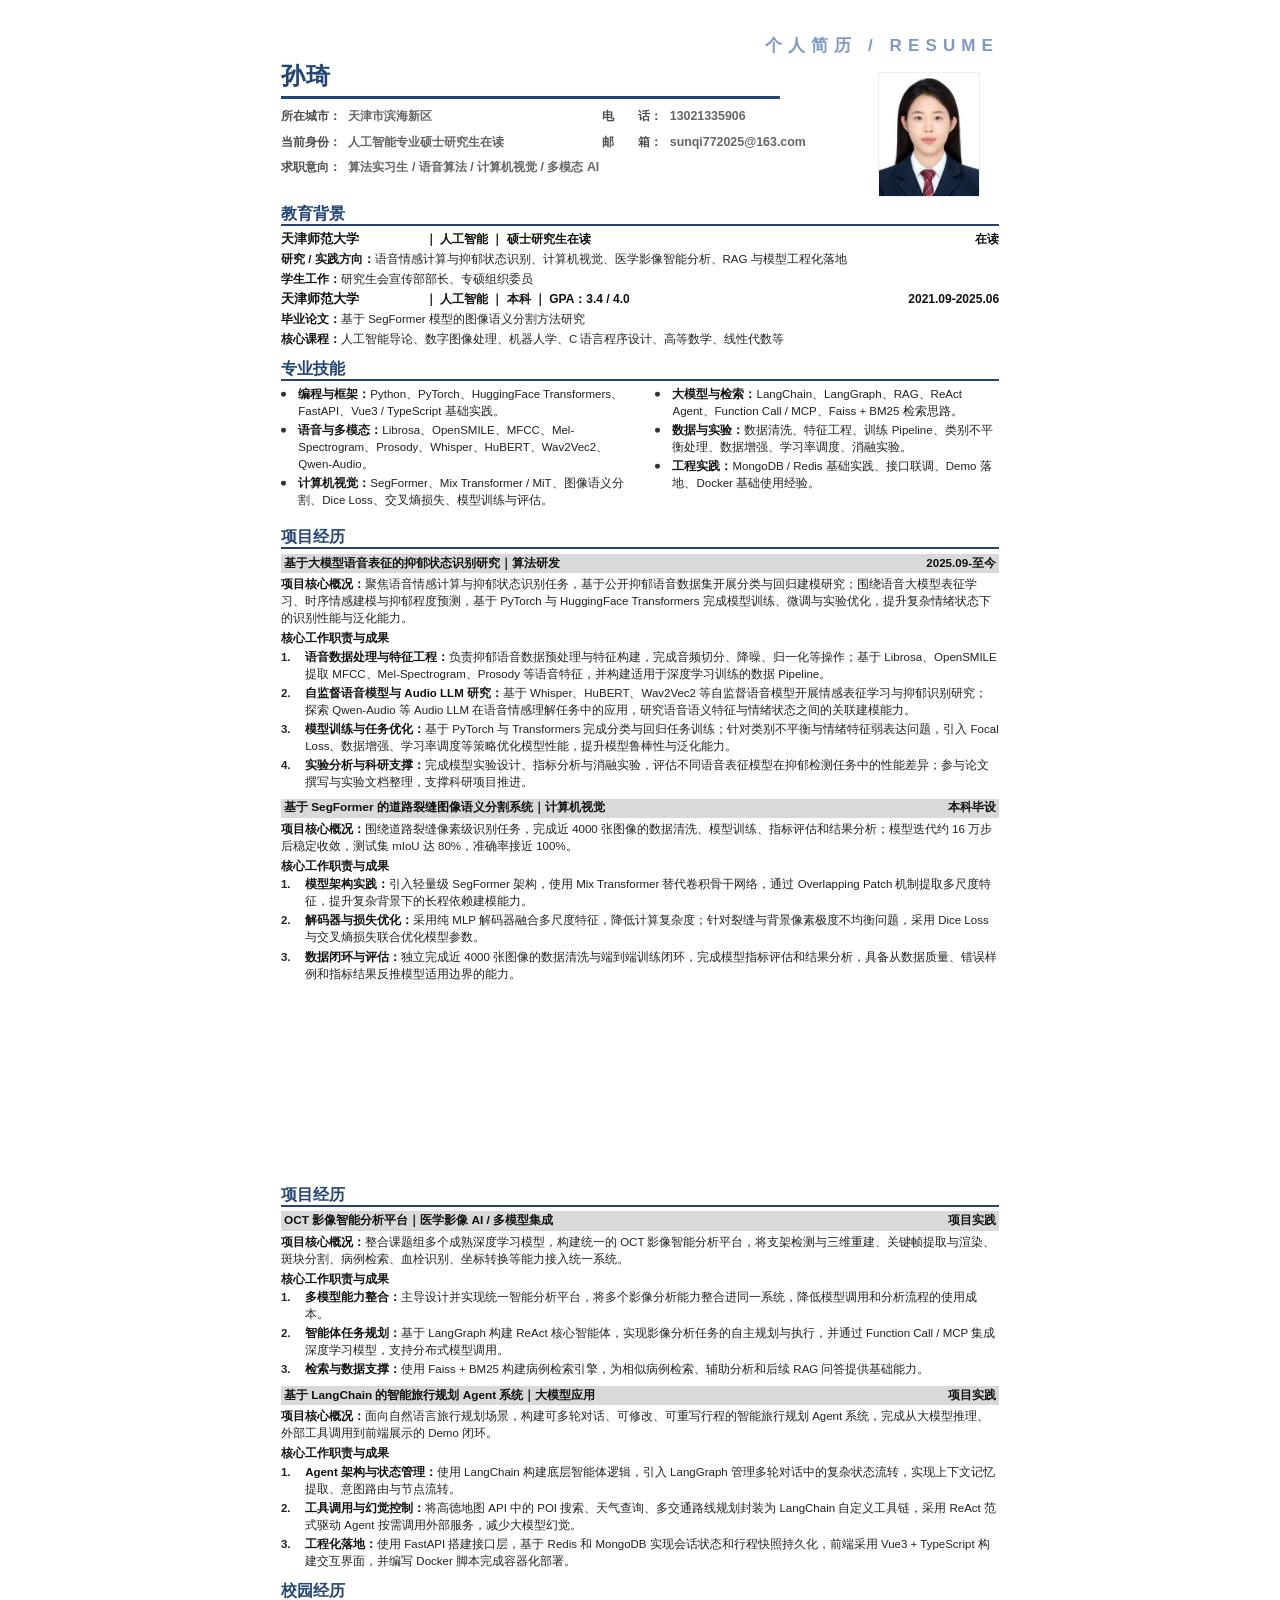
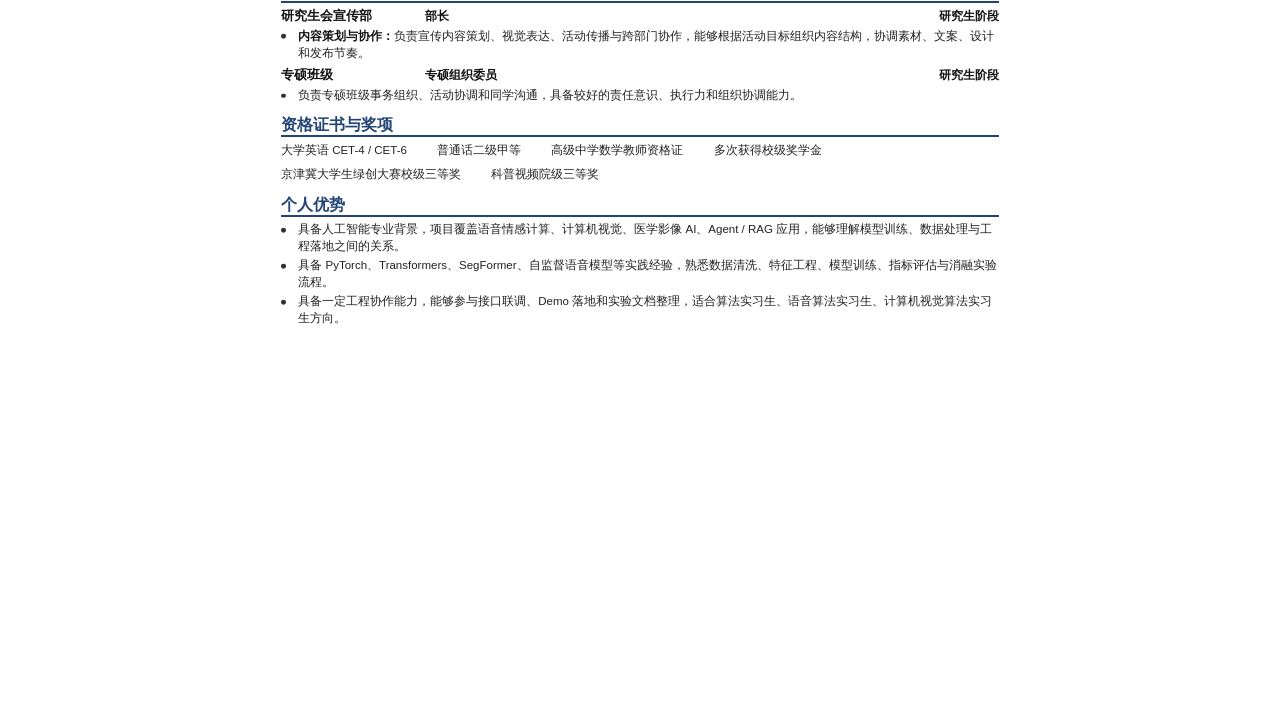
<file: docs/孙琦算法实习简历.html>
<!doctype html>
<html lang="zh-CN">
    <head>
        <meta charset="utf-8" />
        <meta name="viewport" content="width=device-width, initial-scale=1" />
        <title>孙琦｜算法实习简历</title>
        <style>
            :root {
                --ink: #1f1f1f;
                --muted: #666666;
                --accent: #234575;
                --resume-blue: #7f99c7;
                --bar: #d9d9d9;
            }
            * {
                box-sizing: border-box;
            }
            body {
                margin: 0;
                background: #ffffff;
                color: var(--ink);
                font-family: "Microsoft YaHei", "PingFang SC", "Noto Sans CJK SC", Arial, sans-serif;
            }
            .page {
                width: 210mm;
                height: 297mm;
                margin: 0 auto 8mm;
                padding: 9mm 10mm 8mm;
                background: #ffffff;
                overflow: hidden;
            }
            .header {
                position: relative;
                min-height: 42mm;
                padding: 8mm 38mm 0 0;
            }
            .resume-mark {
                position: absolute;
                top: 0;
                right: 0;
                color: var(--resume-blue);
                font-size: 17px;
                font-weight: 700;
                letter-spacing: 0.36em;
                text-transform: uppercase;
                white-space: nowrap;
            }
            h1 {
                width: 132mm;
                margin: 0 0 2mm;
                padding-bottom: 2mm;
                border-bottom: 0.8mm solid var(--accent);
                color: var(--accent);
                font-size: 24px;
                line-height: 1;
                font-weight: 900;
                letter-spacing: 0.04em;
            }
            .meta {
                display: grid;
                grid-template-columns: 1fr 1fr;
                gap: 1mm 18mm;
                margin: 0;
                color: var(--muted);
                font-size: 12.4px;
                line-height: 1.75;
                font-weight: 700;
            }
            .meta b {
                color: #4f4f4f;
                margin-right: 2mm;
            }
            .intent {
                grid-column: 1 / -1;
            }
            .photo {
                position: absolute;
                right: 5mm;
                top: 10mm;
                width: 27mm;
                height: 33mm;
                object-fit: cover;
                object-position: center top;
                border: 1px solid #eeeeee;
                background: #ffffff;
            }
            .section {
                margin-top: 3.5mm;
            }
            .section-title {
                display: block;
                margin: 0 0 1.2mm;
                padding: 0 0 0.55mm;
                border-bottom: 0.55mm solid var(--accent);
                background: transparent;
                color: var(--accent);
                font-size: 16px;
                line-height: 1;
                font-weight: 900;
            }
            .row {
                display: grid;
                grid-template-columns: 35mm 1fr 34mm;
                gap: 3mm;
                align-items: baseline;
                margin: 0 0 0.8mm;
                font-size: 12px;
            }
            .row .org,
            .row .role,
            .row .date {
                color: #111111;
                font-weight: 900;
            }
            .row .org {
                font-size: 12.8px;
            }
            .row .date {
                text-align: right;
                white-space: nowrap;
            }
            .para,
            .line,
            li {
                font-size: 11.5px;
                line-height: 1.48;
                color: #222222;
            }
            .para,
            .line {
                margin: 0 0 0.8mm;
            }
            .line b,
            .para b,
            li b {
                color: #111111;
            }
            ul {
                margin: 0 0 1.4mm;
                padding: 0;
                list-style: none;
            }
            li {
                position: relative;
                margin: 0 0 0.55mm;
                padding-left: 4.6mm;
            }
            li:before {
                content: "";
                position: absolute;
                left: 0;
                top: 0.75em;
                width: 1.25mm;
                height: 1.25mm;
                border-radius: 50%;
                background: #333333;
                transform: translateY(-50%);
            }
            .skills-grid {
                display: grid;
                grid-template-columns: 1fr 1fr;
                gap: 0 8mm;
            }
            .project {
                margin: 0 0 2mm;
            }
            .project-head {
                display: grid;
                grid-template-columns: 1fr auto;
                gap: 6mm;
                align-items: baseline;
                margin: 0 0 0.8mm;
                padding: 0.45mm 0.8mm;
                background: var(--bar);
            }
            .project h3 {
                margin: 0;
                color: #111111;
                font-size: 11.8px;
                line-height: 1.35;
                font-weight: 900;
            }
            .project .date {
                color: #111111;
                font-size: 11.6px;
                font-weight: 900;
                white-space: nowrap;
            }
            .subhead {
                margin: 0.7mm 0 0.35mm;
                font-size: 11.5px;
                line-height: 1.48;
                color: #111111;
                font-weight: 900;
            }
            .numbered {
                counter-reset: item;
                margin: 0;
                padding: 0;
                list-style: none;
            }
            .numbered li {
                counter-increment: item;
                padding-left: 6.4mm;
            }
            .numbered li:before {
                content: counter(item) ".";
                top: 0;
                width: auto;
                height: auto;
                border-radius: 0;
                background: transparent;
                transform: none;
                color: #242424;
                font-weight: 900;
            }
            .certs {
                display: flex;
                flex-wrap: wrap;
                gap: 2mm 8mm;
                margin: 0;
                font-size: 11.5px;
                line-height: 1.48;
                color: #222222;
            }
            .certs span {
                white-space: nowrap;
            }
            @page {
                size: A4;
                margin: 0;
            }
            @media print {
                .page {
                    margin: 0;
                    page-break-after: always;
                }
                .page:last-child {
                    page-break-after: auto;
                }
                * {
                    print-color-adjust: exact;
                    -webkit-print-color-adjust: exact;
                }
            }
        </style>
    </head>
    <body>
        <section class="page">
            <header class="header">
                <div class="resume-mark">个人简历 / Resume</div>
                <h1>孙琦</h1>
                <div class="meta">
                    <div><b>所在城市：</b>天津市滨海新区</div>
                    <div><b>电　　话：</b>13021335906</div>
                    <div><b>当前身份：</b>人工智能专业硕士研究生在读</div>
                    <div><b>邮　　箱：</b>sunqi772025@163.com</div>
                    <div class="intent"><b>求职意向：</b>算法实习生 / 语音算法 / 计算机视觉 / 多模态 AI</div>
                </div>
                <img class="photo" src="../assets/images/证件照.png" alt="孙琦证件照" />
            </header>

            <section class="section">
                <h2 class="section-title">教育背景</h2>
                <div class="row">
                    <div class="org">天津师范大学</div>
                    <div class="role">｜ 人工智能 ｜ 硕士研究生在读</div>
                    <div class="date">在读</div>
                </div>
                <p class="line"><b>研究 / 实践方向：</b>语音情感计算与抑郁状态识别、计算机视觉、医学影像智能分析、RAG 与模型工程化落地</p>
                <p class="line"><b>学生工作：</b>研究生会宣传部部长、专硕组织委员</p>
                <div class="row">
                    <div class="org">天津师范大学</div>
                    <div class="role">｜ 人工智能 ｜ 本科 ｜ GPA：3.4 / 4.0</div>
                    <div class="date">2021.09-2025.06</div>
                </div>
                <p class="line"><b>毕业论文：</b>基于 SegFormer 模型的图像语义分割方法研究</p>
                <p class="line"><b>核心课程：</b>人工智能导论、数字图像处理、机器人学、C 语言程序设计、高等数学、线性代数等</p>
            </section>

            <section class="section">
                <h2 class="section-title">专业技能</h2>
                <div class="skills-grid">
                    <ul>
                        <li><b>编程与框架：</b>Python、PyTorch、HuggingFace Transformers、FastAPI、Vue3 / TypeScript 基础实践。</li>
                        <li><b>语音与多模态：</b>Librosa、OpenSMILE、MFCC、Mel-Spectrogram、Prosody、Whisper、HuBERT、Wav2Vec2、Qwen-Audio。</li>
                        <li><b>计算机视觉：</b>SegFormer、Mix Transformer / MiT、图像语义分割、Dice Loss、交叉熵损失、模型训练与评估。</li>
                    </ul>
                    <ul>
                        <li><b>大模型与检索：</b>LangChain、LangGraph、RAG、ReAct Agent、Function Call / MCP、Faiss + BM25 检索思路。</li>
                        <li><b>数据与实验：</b>数据清洗、特征工程、训练 Pipeline、类别不平衡处理、数据增强、学习率调度、消融实验。</li>
                        <li><b>工程实践：</b>MongoDB / Redis 基础实践、接口联调、Demo 落地、Docker 基础使用经验。</li>
                    </ul>
                </div>
            </section>

            <section class="section">
                <h2 class="section-title">项目经历</h2>
                <article class="project">
                    <div class="project-head">
                        <h3>基于大模型语音表征的抑郁状态识别研究｜算法研发</h3>
                        <div class="date">2025.09-至今</div>
                    </div>
                    <p class="para"><b>项目核心概况：</b>聚焦语音情感计算与抑郁状态识别任务，基于公开抑郁语音数据集开展分类与回归建模研究；围绕语音大模型表征学习、时序情感建模与抑郁程度预测，基于 PyTorch 与 HuggingFace Transformers 完成模型训练、微调与实验优化，提升复杂情绪状态下的识别性能与泛化能力。</p>
                    <div class="subhead">核心工作职责与成果</div>
                    <ol class="numbered">
                        <li><b>语音数据处理与特征工程：</b>负责抑郁语音数据预处理与特征构建，完成音频切分、降噪、归一化等操作；基于 Librosa、OpenSMILE 提取 MFCC、Mel-Spectrogram、Prosody 等语音特征，并构建适用于深度学习训练的数据 Pipeline。</li>
                        <li><b>自监督语音模型与 Audio LLM 研究：</b>基于 Whisper、HuBERT、Wav2Vec2 等自监督语音模型开展情感表征学习与抑郁识别研究；探索 Qwen-Audio 等 Audio LLM 在语音情感理解任务中的应用，研究语音语义特征与情绪状态之间的关联建模能力。</li>
                        <li><b>模型训练与任务优化：</b>基于 PyTorch 与 Transformers 完成分类与回归任务训练；针对类别不平衡与情绪特征弱表达问题，引入 Focal Loss、数据增强、学习率调度等策略优化模型性能，提升模型鲁棒性与泛化能力。</li>
                        <li><b>实验分析与科研支撑：</b>完成模型实验设计、指标分析与消融实验，评估不同语音表征模型在抑郁检测任务中的性能差异；参与论文撰写与实验文档整理，支撑科研项目推进。</li>
                    </ol>
                </article>

                <article class="project">
                    <div class="project-head">
                        <h3>基于 SegFormer 的道路裂缝图像语义分割系统｜计算机视觉</h3>
                        <div class="date">本科毕设</div>
                    </div>
                    <p class="para"><b>项目核心概况：</b>围绕道路裂缝像素级识别任务，完成近 4000 张图像的数据清洗、模型训练、指标评估和结果分析；模型迭代约 16 万步后稳定收敛，测试集 mIoU 达 80%，准确率接近 100%。</p>
                    <div class="subhead">核心工作职责与成果</div>
                    <ol class="numbered">
                        <li><b>模型架构实践：</b>引入轻量级 SegFormer 架构，使用 Mix Transformer 替代卷积骨干网络，通过 Overlapping Patch 机制提取多尺度特征，提升复杂背景下的长程依赖建模能力。</li>
                        <li><b>解码器与损失优化：</b>采用纯 MLP 解码器融合多尺度特征，降低计算复杂度；针对裂缝与背景像素极度不均衡问题，采用 Dice Loss 与交叉熵损失联合优化模型参数。</li>
                        <li><b>数据闭环与评估：</b>独立完成近 4000 张图像的数据清洗与端到端训练闭环，完成模型指标评估和结果分析，具备从数据质量、错误样例和指标结果反推模型适用边界的能力。</li>
                    </ol>
                </article>
            </section>
        </section>

        <section class="page">
            <section class="section" style="margin-top: 0">
                <h2 class="section-title">项目经历</h2>
                <article class="project">
                    <div class="project-head">
                        <h3>OCT 影像智能分析平台｜医学影像 AI / 多模型集成</h3>
                        <div class="date">项目实践</div>
                    </div>
                    <p class="para"><b>项目核心概况：</b>整合课题组多个成熟深度学习模型，构建统一的 OCT 影像智能分析平台，将支架检测与三维重建、关键帧提取与渲染、斑块分割、病例检索、血栓识别、坐标转换等能力接入统一系统。</p>
                    <div class="subhead">核心工作职责与成果</div>
                    <ol class="numbered">
                        <li><b>多模型能力整合：</b>主导设计并实现统一智能分析平台，将多个影像分析能力整合进同一系统，降低模型调用和分析流程的使用成本。</li>
                        <li><b>智能体任务规划：</b>基于 LangGraph 构建 ReAct 核心智能体，实现影像分析任务的自主规划与执行，并通过 Function Call / MCP 集成深度学习模型，支持分布式模型调用。</li>
                        <li><b>检索与数据支撑：</b>使用 Faiss + BM25 构建病例检索引擎，为相似病例检索、辅助分析和后续 RAG 问答提供基础能力。</li>
                    </ol>
                </article>

                <article class="project">
                    <div class="project-head">
                        <h3>基于 LangChain 的智能旅行规划 Agent 系统｜大模型应用</h3>
                        <div class="date">项目实践</div>
                    </div>
                    <p class="para"><b>项目核心概况：</b>面向自然语言旅行规划场景，构建可多轮对话、可修改、可重写行程的智能旅行规划 Agent 系统，完成从大模型推理、外部工具调用到前端展示的 Demo 闭环。</p>
                    <div class="subhead">核心工作职责与成果</div>
                    <ol class="numbered">
                        <li><b>Agent 架构与状态管理：</b>使用 LangChain 构建底层智能体逻辑，引入 LangGraph 管理多轮对话中的复杂状态流转，实现上下文记忆提取、意图路由与节点流转。</li>
                        <li><b>工具调用与幻觉控制：</b>将高德地图 API 中的 POI 搜索、天气查询、多交通路线规划封装为 LangChain 自定义工具链，采用 ReAct 范式驱动 Agent 按需调用外部服务，减少大模型幻觉。</li>
                        <li><b>工程化落地：</b>使用 FastAPI 搭建接口层，基于 Redis 和 MongoDB 实现会话状态和行程快照持久化，前端采用 Vue3 + TypeScript 构建交互界面，并编写 Docker 脚本完成容器化部署。</li>
                    </ol>
                </article>
            </section>

            <section class="section">
                <h2 class="section-title">校园经历</h2>
                <div class="row">
                    <div class="org">研究生会宣传部</div>
                    <div class="role">部长</div>
                    <div class="date">研究生阶段</div>
                </div>
                <ul>
                    <li><b>内容策划与协作：</b>负责宣传内容策划、视觉表达、活动传播与跨部门协作，能够根据活动目标组织内容结构，协调素材、文案、设计和发布节奏。</li>
                </ul>
                <div class="row">
                    <div class="org">专硕班级</div>
                    <div class="role">专硕组织委员</div>
                    <div class="date">研究生阶段</div>
                </div>
                <ul>
                    <li>负责专硕班级事务组织、活动协调和同学沟通，具备较好的责任意识、执行力和组织协调能力。</li>
                </ul>
            </section>

            <section class="section">
                <h2 class="section-title">资格证书与奖项</h2>
                <p class="certs">
                    <span>大学英语 CET-4 / CET-6</span>
                    <span>普通话二级甲等</span>
                    <span>高级中学数学教师资格证</span>
                    <span>多次获得校级奖学金</span>
                    <span>京津冀大学生绿创大赛校级三等奖</span>
                    <span>科普视频院级三等奖</span>
                </p>
            </section>

            <section class="section">
                <h2 class="section-title">个人优势</h2>
                <ul>
                    <li>具备人工智能专业背景，项目覆盖语音情感计算、计算机视觉、医学影像 AI、Agent / RAG 应用，能够理解模型训练、数据处理与工程落地之间的关系。</li>
                    <li>具备 PyTorch、Transformers、SegFormer、自监督语音模型等实践经验，熟悉数据清洗、特征工程、模型训练、指标评估与消融实验流程。</li>
                    <li>具备一定工程协作能力，能够参与接口联调、Demo 落地和实验文档整理，适合算法实习生、语音算法实习生、计算机视觉算法实习生方向。</li>
                </ul>
            </section>
        </section>
    </body>
</html>
</file>
<file: styles.css>
:root {
  --bg: #f5f7fb;
  --card: #ffffff;
  --ink: #111827;
  --muted: #5b6472;
  --line: #dfe6f1;
  --blue: #2454ff;
  --blue-soft: #eef3ff;
  --shadow: 0 18px 50px rgba(17, 24, 39, 0.10);
}

* {
  box-sizing: border-box;
}

html {
  scroll-behavior: smooth;
}

body {
  margin: 0;
  color: var(--ink);
  background: var(--bg);
  font-family: Arial, "Microsoft YaHei", "PingFang SC", sans-serif;
  line-height: 1.6;
}

a {
  color: inherit;
  text-decoration: none;
}

.site-header {
  position: sticky;
  top: 0;
  z-index: 10;
  display: flex;
  align-items: center;
  justify-content: space-between;
  max-width: 1120px;
  margin: 0 auto;
  padding: 18px 24px;
  backdrop-filter: blur(16px);
  background: rgba(245, 247, 251, 0.82);
  border-bottom: 1px solid rgba(223, 230, 241, 0.76);
}

.brand {
  font-weight: 900;
  letter-spacing: 0.08em;
  color: var(--blue);
}

.nav {
  display: flex;
  gap: 22px;
  color: var(--muted);
  font-size: 14px;
  font-weight: 700;
}

.nav a:hover {
  color: var(--blue);
}

main,
.footer {
  max-width: 1120px;
  margin: 0 auto;
  padding: 0 24px;
}

.hero {
  min-height: 620px;
  display: grid;
  grid-template-columns: minmax(0, 1.35fr) 360px;
  align-items: center;
  gap: 44px;
  padding: 64px 0 72px;
}

.eyebrow,
.section-kicker {
  margin: 0 0 12px;
  color: var(--blue);
  font-size: 13px;
  font-weight: 900;
  letter-spacing: 0.08em;
  text-transform: uppercase;
}

h1,
h2,
h3,
p {
  margin-top: 0;
}

h1 {
  margin-bottom: 18px;
  font-size: clamp(44px, 8vw, 76px);
  line-height: 1.05;
  letter-spacing: -0.06em;
}

.lead {
  max-width: 720px;
  margin-bottom: 28px;
  color: #374151;
  font-size: 20px;
  line-height: 1.85;
}

.hero-actions {
  display: flex;
  flex-wrap: wrap;
  gap: 12px;
}

.button {
  display: inline-flex;
  align-items: center;
  justify-content: center;
  min-height: 44px;
  padding: 0 18px;
  border-radius: 999px;
  border: 1px solid var(--line);
  background: #fff;
  color: var(--ink);
  font-weight: 800;
  box-shadow: 0 8px 20px rgba(17, 24, 39, 0.06);
}

.button.primary {
  border-color: var(--blue);
  background: var(--blue);
  color: #fff;
}

.profile-card {
  padding: 28px;
  border-radius: 28px;
  background: var(--card);
  border: 1px solid var(--line);
  box-shadow: var(--shadow);
}

.avatar {
  width: 168px;
  height: 216px;
  display: block;
  margin: 0 auto 24px;
  object-fit: cover;
  object-position: center top;
  border-radius: 20px;
  background: #fff;
  border: 1px solid var(--line);
}

.profile-card h2 {
  margin-bottom: 6px;
  font-size: 28px;
}

.profile-card p {
  margin-bottom: 6px;
  color: var(--muted);
}

.location {
  color: var(--blue) !important;
  font-weight: 800;
}

.section {
  padding: 78px 0;
  border-top: 1px solid var(--line);
}

.two-column {
  display: grid;
  grid-template-columns: 260px minmax(0, 1fr);
  gap: 48px;
}

.section h2 {
  margin-bottom: 0;
  font-size: 36px;
  line-height: 1.2;
  letter-spacing: -0.04em;
}

.content-block {
  color: #374151;
  font-size: 18px;
}

.content-block p:last-child {
  margin-bottom: 0;
}

.section-heading {
  margin-bottom: 26px;
}

.project-grid {
  display: grid;
  grid-template-columns: repeat(2, minmax(0, 1fr));
  gap: 18px;
}

.project-card {
  padding: 24px;
  border-radius: 24px;
  background: var(--card);
  border: 1px solid var(--line);
  box-shadow: 0 12px 32px rgba(17, 24, 39, 0.06);
}

.project-card.wide {
  grid-column: 1 / -1;
}

.project-head {
  display: flex;
  justify-content: space-between;
  gap: 16px;
  margin-bottom: 14px;
}

.project-head h3 {
  margin-bottom: 0;
  font-size: 22px;
  line-height: 1.35;
}

.project-head span {
  flex: 0 0 auto;
  color: var(--blue);
  font-size: 13px;
  font-weight: 900;
  white-space: nowrap;
}

.project-card p,
.project-card li {
  color: #4b5563;
}

.project-card ul {
  margin: 12px 0 0;
  padding-left: 18px;
}

.skills {
  display: flex;
  flex-wrap: wrap;
  gap: 10px;
  align-content: flex-start;
}

.skills span {
  padding: 9px 13px;
  border-radius: 999px;
  background: var(--blue-soft);
  border: 1px solid rgba(36, 84, 255, 0.14);
  color: #18315f;
  font-weight: 800;
}

.contact-section {
  display: grid;
  grid-template-columns: 1fr 360px;
  gap: 40px;
  align-items: center;
}

.contact-section p {
  color: var(--muted);
  font-size: 18px;
}

.contact-links {
  display: grid;
  gap: 10px;
}

.contact-links a {
  padding: 14px 16px;
  border-radius: 16px;
  background: #fff;
  border: 1px solid var(--line);
  color: var(--blue);
  font-weight: 800;
}

.footer {
  display: flex;
  justify-content: space-between;
  gap: 20px;
  padding-top: 28px;
  padding-bottom: 36px;
  color: var(--muted);
  border-top: 1px solid var(--line);
}

@media (max-width: 840px) {
  .site-header,
  .nav,
  .footer {
    flex-direction: column;
    align-items: flex-start;
  }

  .nav {
    gap: 12px;
  }

  .hero,
  .two-column,
  .contact-section {
    grid-template-columns: 1fr;
  }

  .hero {
    min-height: auto;
    padding-top: 48px;
  }

  .profile-card {
    max-width: 360px;
  }

  .project-grid {
    grid-template-columns: 1fr;
  }

  .project-head {
    display: block;
  }

  .project-head span {
    display: inline-block;
    margin-top: 8px;
    white-space: normal;
  }
}
</file>
